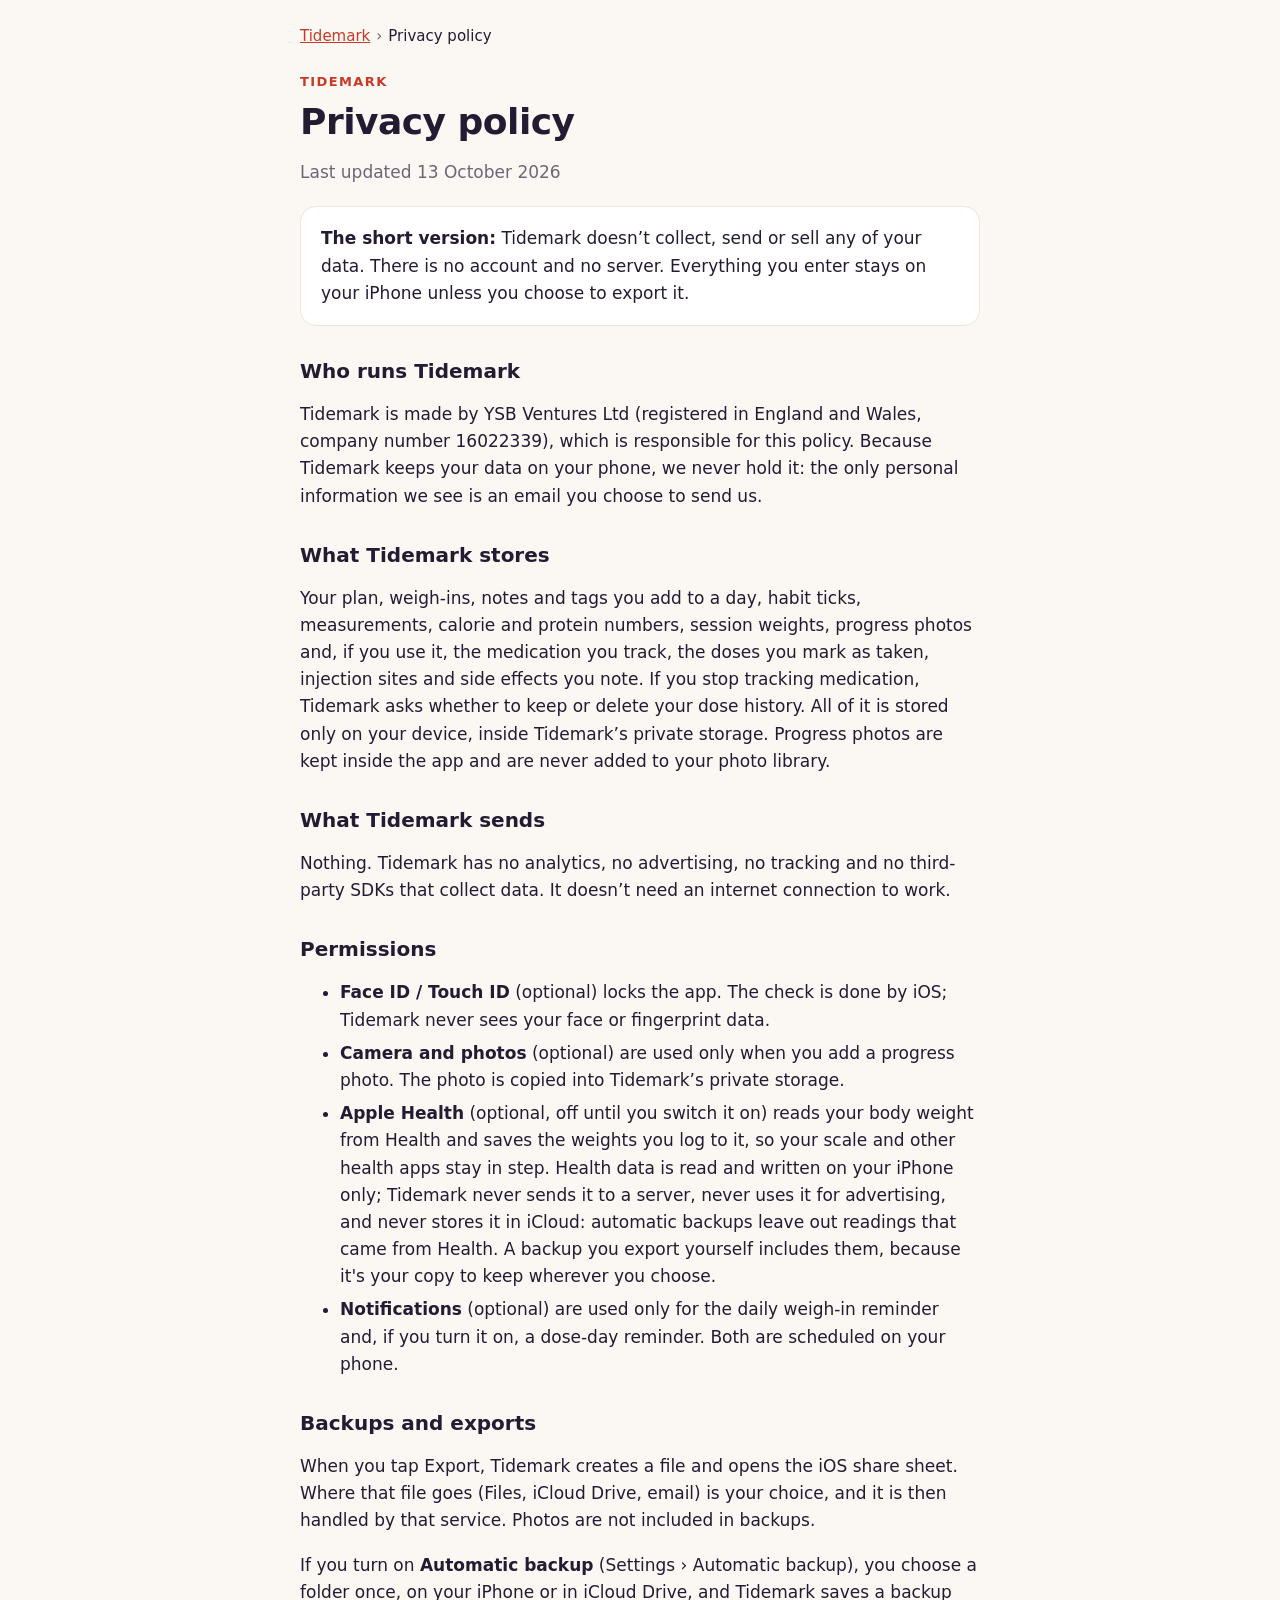
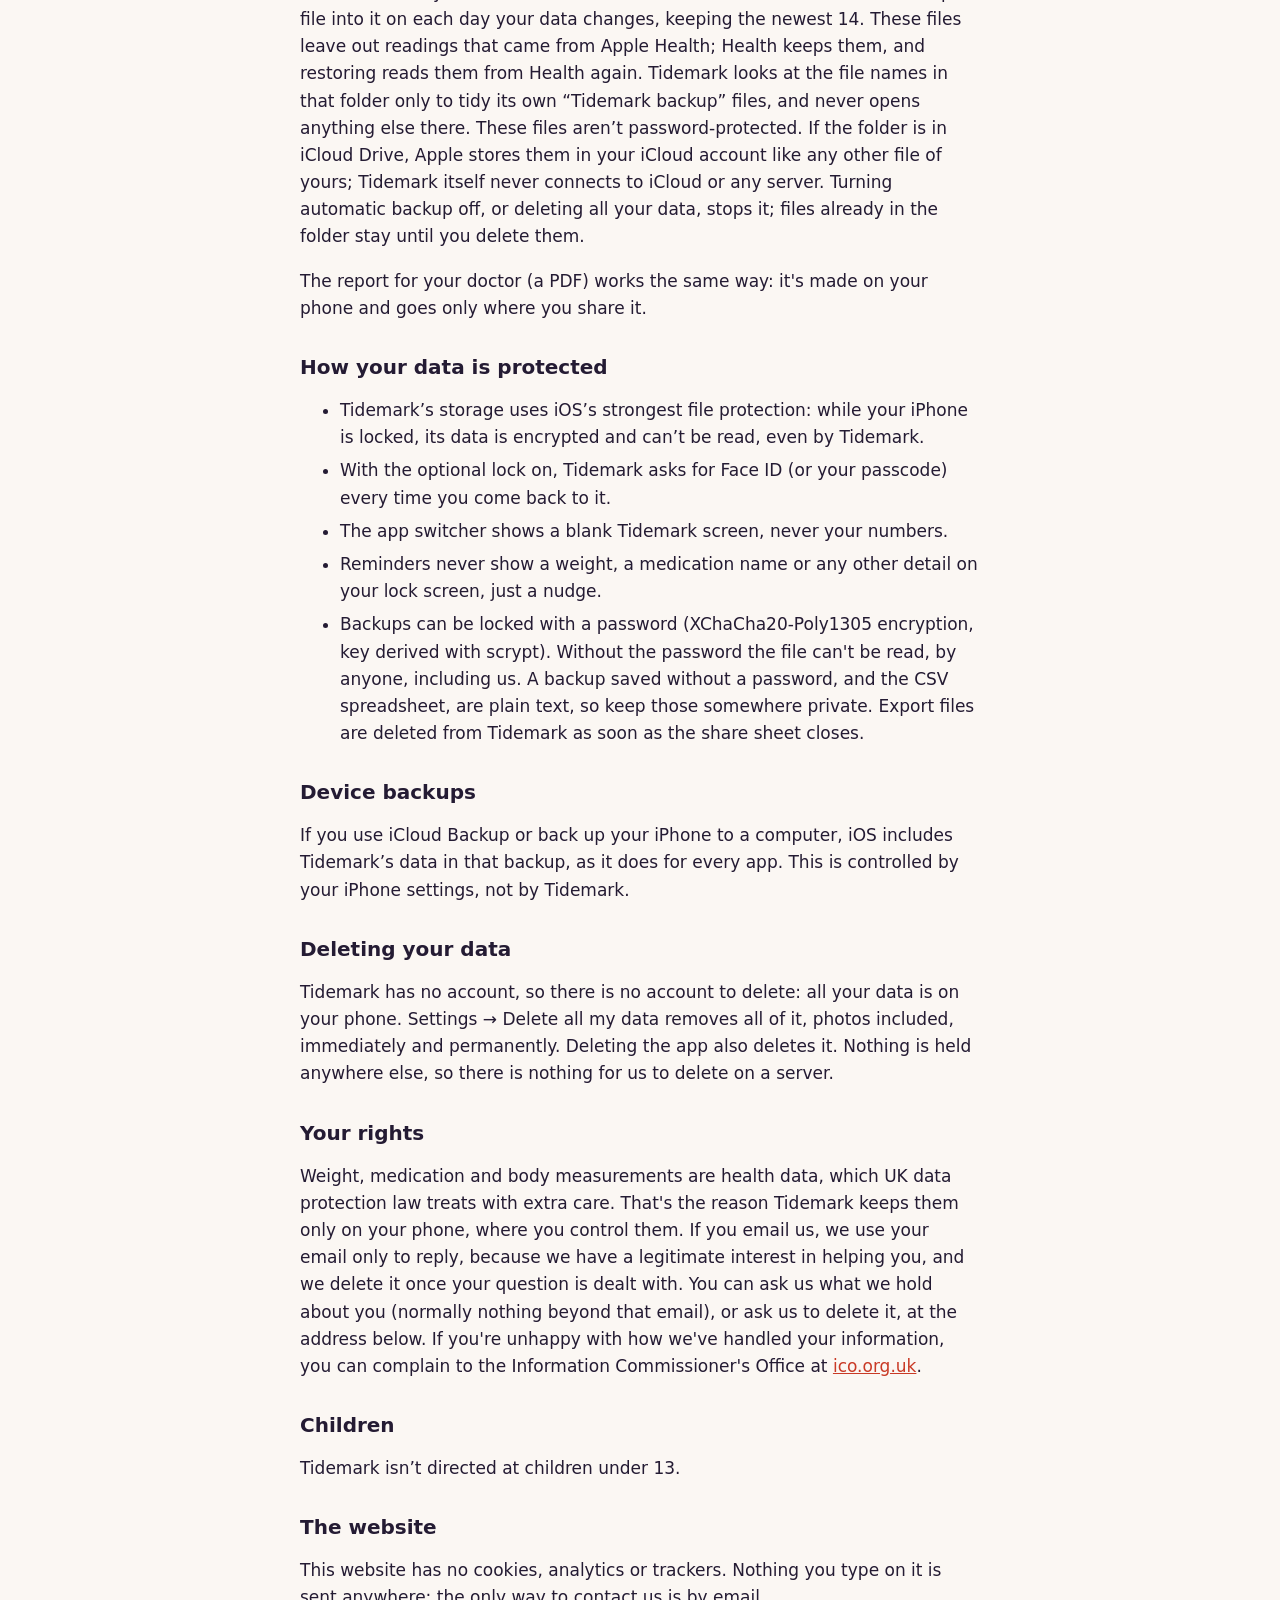
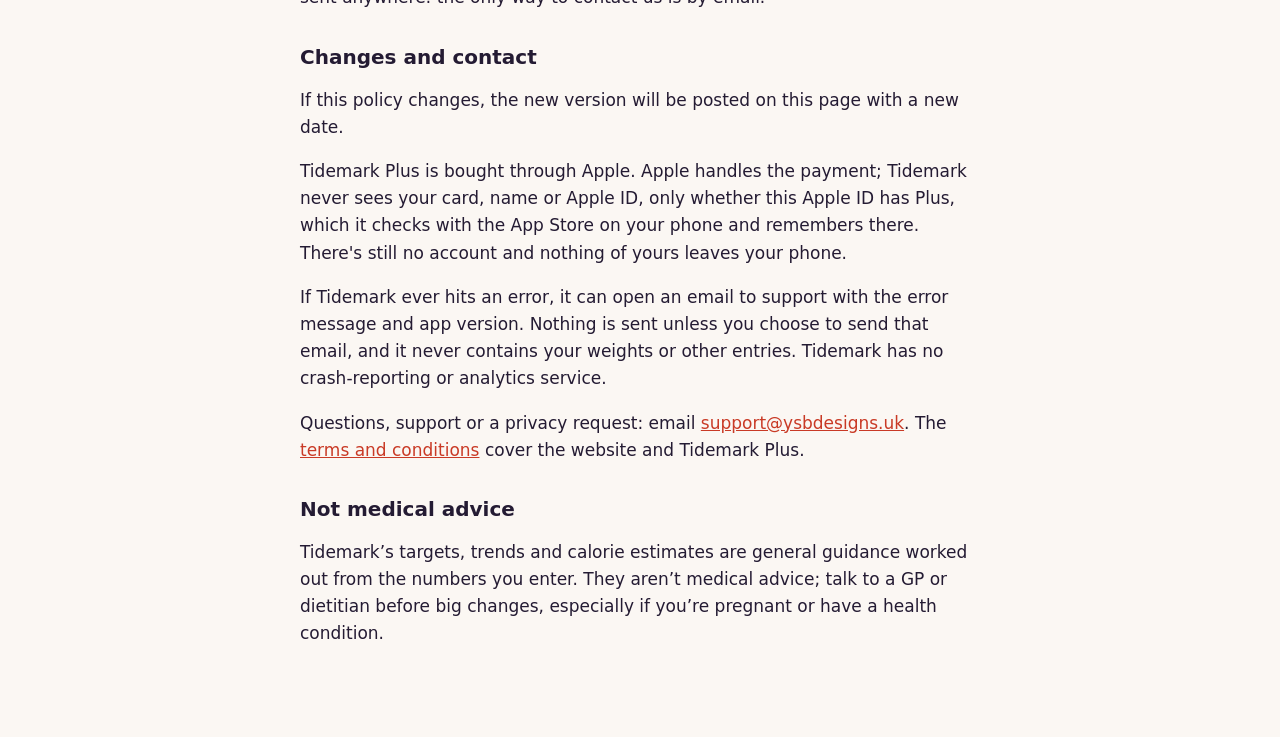
<file: privacy.html>
<!doctype html>
<html lang="en">
<head>
<meta charset="utf-8">
<meta name="viewport" content="width=device-width, initial-scale=1">
<title>Tidemark · Privacy policy</title>
<meta name="color-scheme" content="light dark">
<style>
  /* System fonts only: this page loads nothing from anyone else, so reading it tells no third party you were here */
  :root { --bg: #FBF7F3; --ink: #241B33; --soft: #6E6577; --line: #EFE6DC; --accent: #C93A26; --box: #FFFFFF; }
  @media (prefers-color-scheme: dark) {
    :root { --bg: #121019; --ink: #F2EEF6; --soft: #ADA5B8; --line: #2E2938; --accent: #FF8D7D; --box: #1C1925; }
  }
  body { margin: 0; background: var(--bg); color: var(--ink); font: 17px/1.6 -apple-system, system-ui, 'Segoe UI', sans-serif; }
  main { max-width: 680px; margin: 0 auto; padding: 48px 20px 72px; }
  h1 { font: 700 36px/1.15 -apple-system, system-ui, sans-serif; letter-spacing: -0.5px; margin: 8px 0 4px; }
  h2 { font: 600 20px/1.3 -apple-system, system-ui, sans-serif; margin: 32px 0 6px; }
  .eyebrow { font-weight: 600; font-size: 13px; letter-spacing: 1.4px; text-transform: uppercase; color: var(--accent); }
  .muted { color: var(--soft); }
  .box { background: var(--box); border: 1px solid var(--line); border-radius: 16px; padding: 18px 20px; margin-top: 20px; }
  a { color: var(--accent); }
  li { margin: 6px 0; }
  .crumbs { max-width: 680px; margin: 0 auto; padding: 24px 20px 0; }
  .crumbs ol { list-style: none; display: flex; flex-wrap: wrap; gap: 6px; padding: 0; margin: 0; font-size: 15px; color: var(--soft); }
  .crumbs li { margin: 0; } .crumbs li + li::before { content: "›"; margin-right: 6px; } .crumbs [aria-current] { color: var(--ink); }
  main { padding-top: 24px; }
</style>
</head>
<body>
<!-- Outside <main> on purpose: the website sets only the <main> part into its own privacy section -->
<nav class="crumbs" aria-label="Breadcrumb">
  <ol><li><a href="./">Tidemark</a></li><li><span aria-current="page">Privacy policy</span></li></ol>
</nav>
<main>
  <div class="eyebrow">Tidemark</div>
  <h1>Privacy policy</h1>
  <p class="muted">Last updated 13 October 2026</p>

  <div class="box">
    <strong>The short version:</strong> Tidemark doesn’t collect, send or sell any of your data. There is no account and no server.
    Everything you enter stays on your iPhone unless you choose to export it.
  </div>

  <h2>Who runs Tidemark</h2>
  <p>Tidemark is made by YSB Ventures Ltd (registered in England and Wales, company number 16022339), which is responsible for this policy. Because Tidemark keeps your data on your phone, we never hold it: the only personal information we see is an email you choose to send us.</p>

  <h2>What Tidemark stores</h2>
  <p>Your plan, weigh-ins, notes and tags you add to a day, habit ticks, measurements, calorie and protein numbers, session weights, progress photos and, if you use it, the medication you track, the doses you mark as taken, injection sites and side effects you note. If you stop tracking medication, Tidemark asks whether to keep or delete your dose history. All of it is stored
     only on your device, inside Tidemark’s private storage. Progress photos are kept inside the app and are never added to your photo library.</p>

  <h2>What Tidemark sends</h2>
  <p>Nothing. Tidemark has no analytics, no advertising, no tracking and no third-party SDKs that collect data. It doesn’t need an internet connection to work.</p>

  <h2>Permissions</h2>
  <ul>
    <li><strong>Face ID / Touch ID</strong> (optional) locks the app. The check is done by iOS; Tidemark never sees your face or fingerprint data.</li>
    <li><strong>Camera and photos</strong> (optional) are used only when you add a progress photo. The photo is copied into Tidemark’s private storage.</li>
    <li><strong>Apple Health</strong> (optional, off until you switch it on) reads your body weight from Health and saves the weights you log to it, so your scale and other health apps stay in step. Health data is read and written on your iPhone only; Tidemark never sends it to a server, never uses it for advertising, and never stores it in iCloud: automatic backups leave out readings that came from Health. A backup you export yourself includes them, because it's your copy to keep wherever you choose.</li>
    <li><strong>Notifications</strong> (optional) are used only for the daily weigh-in reminder and, if you turn it on, a dose-day reminder. Both are scheduled on your phone.</li>
  </ul>

  <h2>Backups and exports</h2>
  <p>When you tap Export, Tidemark creates a file and opens the iOS share sheet. Where that file goes (Files, iCloud Drive, email) is your choice,
     and it is then handled by that service. Photos are not included in backups.</p>
  <p>If you turn on <strong>Automatic backup</strong> (Settings › Automatic backup), you choose a folder once, on your iPhone or in iCloud Drive, and Tidemark saves a backup file into it on each day your data changes, keeping the newest 14. These files leave out readings that came from Apple Health; Health keeps them, and restoring reads them from Health again. Tidemark looks at the file names in that folder only to tidy its own “Tidemark backup” files, and never opens anything else there. These files aren’t password-protected. If the folder is in iCloud Drive, Apple stores them in your iCloud account like any other file of yours; Tidemark itself never connects to iCloud or any server. Turning automatic backup off, or deleting all your data, stops it; files already in the folder stay until you delete them.</p>
  <p>The report for your doctor (a PDF) works the same way: it's made on your phone and goes only where you share it.</p>

  <h2>How your data is protected</h2>
  <ul>
    <li>Tidemark’s storage uses iOS’s strongest file protection: while your iPhone is locked, its data is encrypted and can’t be read, even by Tidemark.</li>
    <li>With the optional lock on, Tidemark asks for Face ID (or your passcode) every time you come back to it.</li>
    <li>The app switcher shows a blank Tidemark screen, never your numbers.</li>
    <li>Reminders never show a weight, a medication name or any other detail on your lock screen, just a nudge.</li>
    <li>Backups can be locked with a password (XChaCha20-Poly1305 encryption, key derived with scrypt). Without the password the file can't be read, by anyone, including us. A backup saved without a password, and the CSV spreadsheet, are plain text, so keep those somewhere private. Export files are deleted from Tidemark as soon as the share sheet closes.</li>
  </ul>

  <h2>Device backups</h2>
  <p>If you use iCloud Backup or back up your iPhone to a computer, iOS includes Tidemark’s data in that backup, as it does for every app.
     This is controlled by your iPhone settings, not by Tidemark.</p>

  <h2>Deleting your data</h2>
  <p>Tidemark has no account, so there is no account to delete: all your data is on your phone. Settings → Delete all my data removes all of it, photos included, immediately and permanently. Deleting the app also deletes it. Nothing is held anywhere else, so there is nothing for us to delete on a server.</p>

  <h2>Your rights</h2>
  <p>Weight, medication and body measurements are health data, which UK data protection law treats with extra care. That's the reason Tidemark keeps them only on your phone, where you control them. If you email us, we use your email only to reply, because we have a legitimate interest in helping you, and we delete it once your question is dealt with. You can ask us what we hold about you (normally nothing beyond that email), or ask us to delete it, at the address below. If you're unhappy with how we've handled your information, you can complain to the Information Commissioner's Office at <a href="https://ico.org.uk/make-a-complaint/">ico.org.uk</a>.</p>

  <h2>Children</h2>
  <p>Tidemark isn’t directed at children under 13.</p>

  <h2>The website</h2>
  <p>This website has no cookies, analytics or trackers. Nothing you type on it is sent anywhere: the only way to contact us is by email.</p>

  <h2>Changes and contact</h2>
  <p>If this policy changes, the new version will be posted on this page with a new date.</p>
  <p>Tidemark Plus is bought through Apple. Apple handles the payment; Tidemark never sees your card, name or Apple ID, only whether this Apple ID has Plus, which it checks with the App Store on your phone and remembers there. There's still no account and nothing of yours leaves your phone.</p>
  <p>If Tidemark ever hits an error, it can open an email to support with the error message and app version. Nothing is sent unless you choose to send that email, and it never contains your weights or other entries. Tidemark has no crash-reporting or analytics service.</p>
  <p>Questions, support or a privacy request: email <a href="mailto:support@ysbdesigns.uk">support@ysbdesigns.uk</a>. The <a href="terms.html">terms and conditions</a> cover the website and Tidemark Plus.</p>

  <h2>Not medical advice</h2>
  <p>Tidemark’s targets, trends and calorie estimates are general guidance worked out from the numbers you enter. They aren’t medical advice;
     talk to a GP or dietitian before big changes, especially if you’re pregnant or have a health condition.</p>
</main>
</body>
</html>
</file>
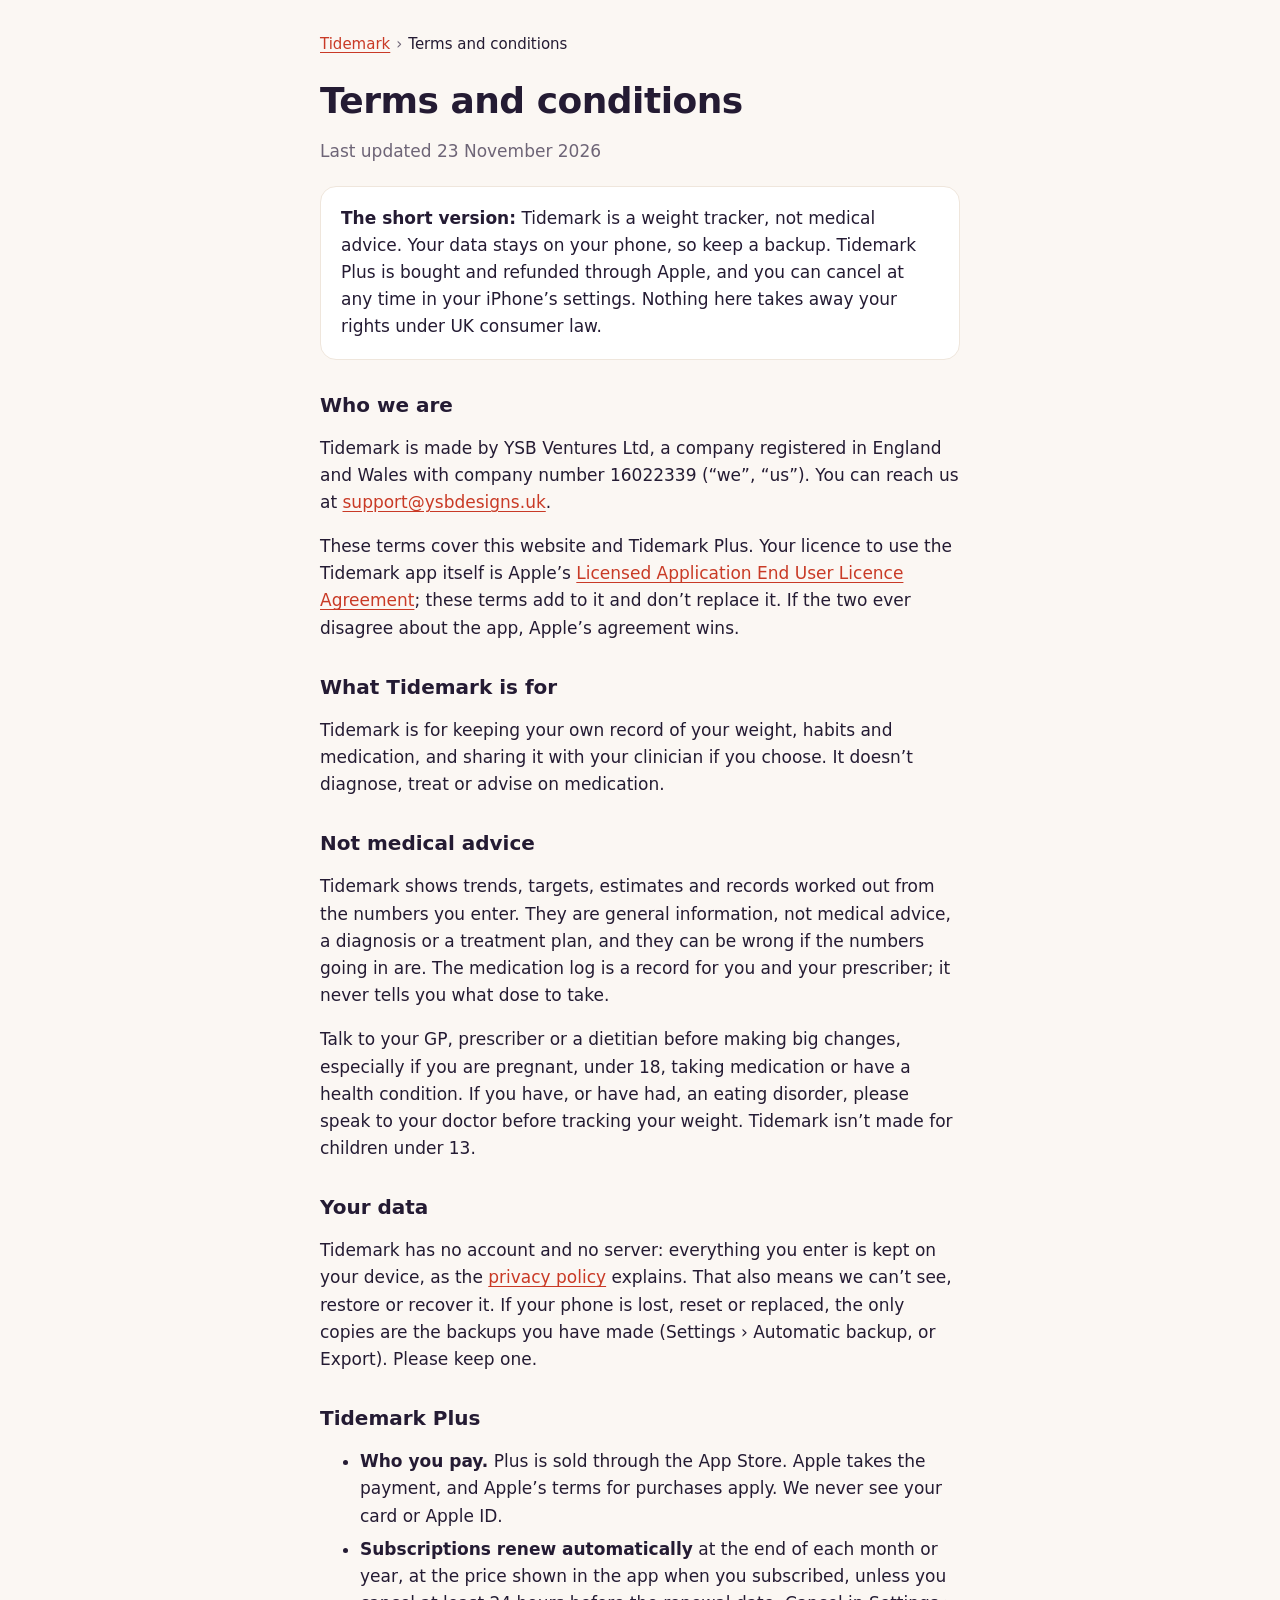
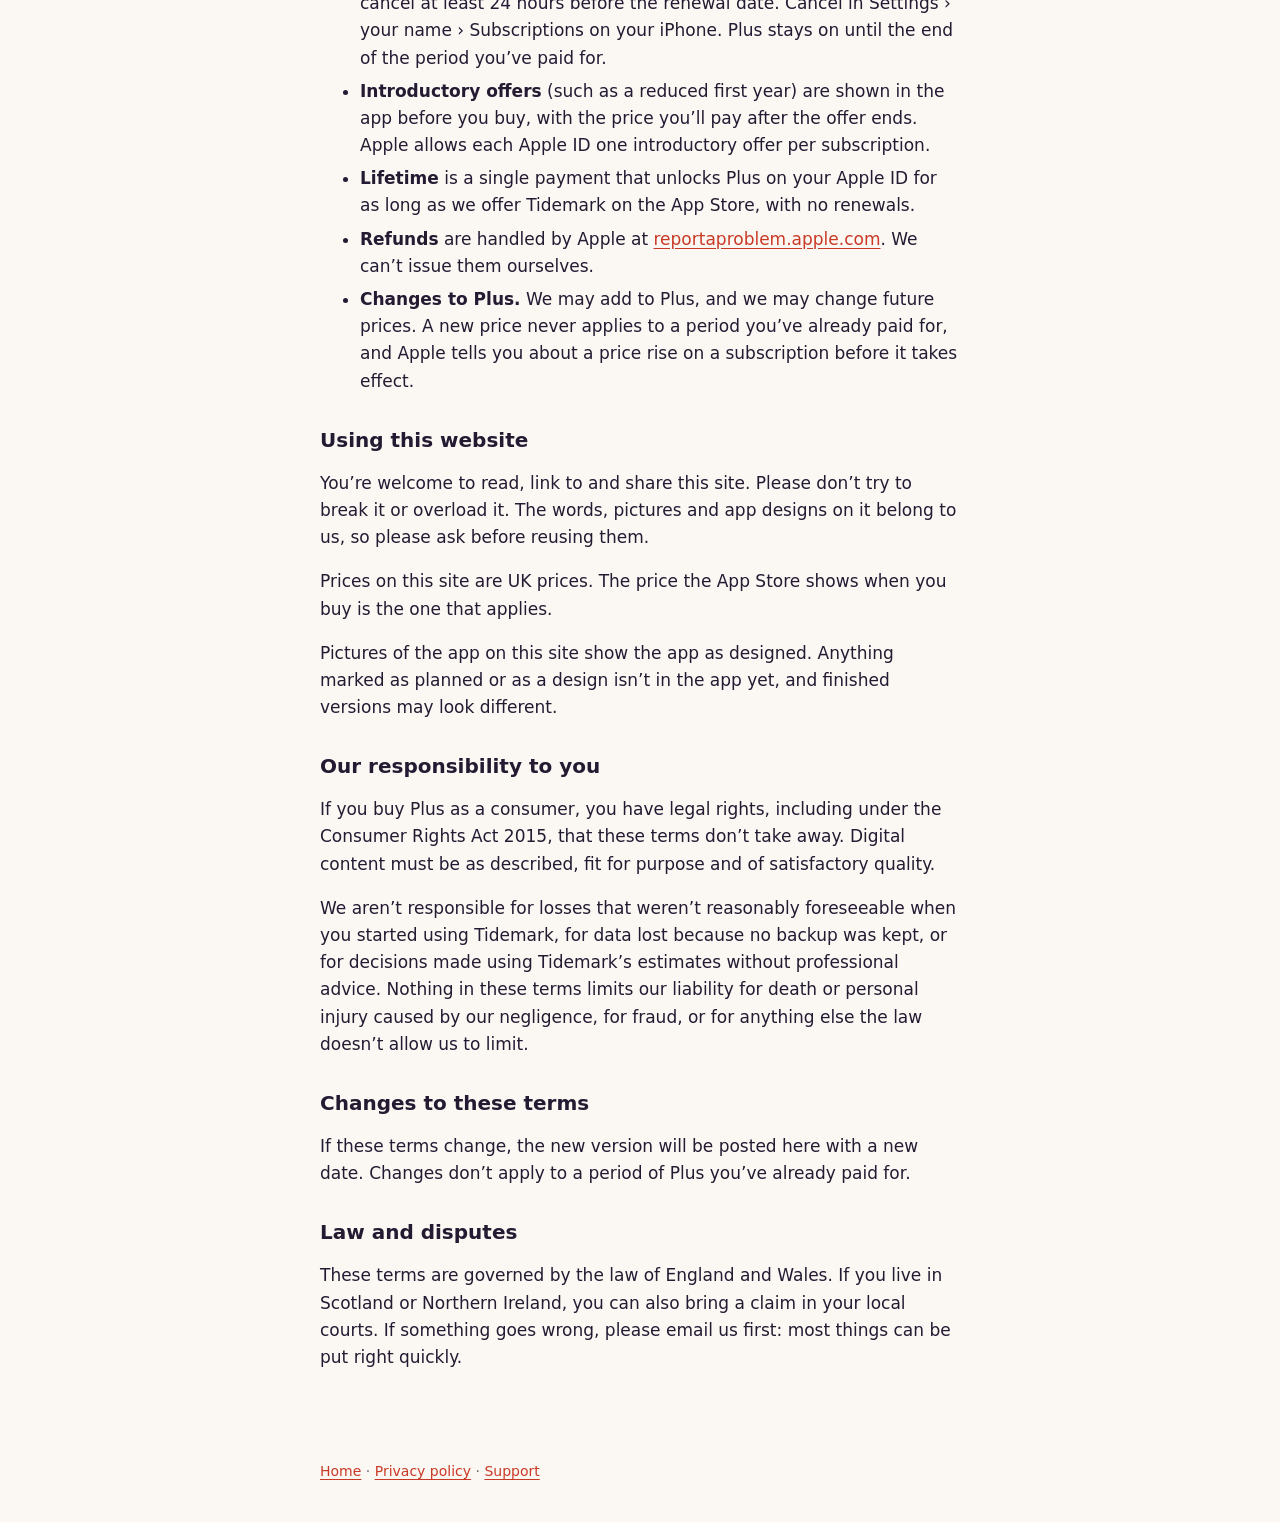
<file: site/terms.html>
<!doctype html>
<html lang="en-GB">
<head>
<meta charset="utf-8">
<meta name="viewport" content="width=device-width, initial-scale=1">
<title>Tidemark · Terms and conditions</title>
<meta name="color-scheme" content="light dark">
<link rel="stylesheet" href="page.css">
</head>
<body>
<main>
  <nav class="crumbs" aria-label="Breadcrumb">
    <ol><li><a href="./">Tidemark</a></li><li><span aria-current="page">Terms and conditions</span></li></ol>
  </nav>
  <h1>Terms and conditions</h1>
  <p class="muted">Last updated 23 November 2026</p>

  <div class="box">
    <strong>The short version:</strong> Tidemark is a weight tracker, not medical advice. Your data stays on your phone,
    so keep a backup. Tidemark Plus is bought and refunded through Apple, and you can cancel at any time in your iPhone’s
    settings. Nothing here takes away your rights under UK consumer law.
  </div>

  <h2>Who we are</h2>
  <p>Tidemark is made by YSB Ventures Ltd, a company registered in England and Wales with company number 16022339
     (“we”, “us”). You can reach us at <a href="mailto:support@ysbdesigns.uk">support@ysbdesigns.uk</a>.</p>
  <p>These terms cover this website and Tidemark Plus. Your licence to use the Tidemark app itself is
     Apple’s <a href="https://www.apple.com/legal/internet-services/itunes/dev/stdeula/">Licensed Application End User
     Licence Agreement</a>; these terms add to it and don’t replace it. If the two ever disagree about the app, Apple’s
     agreement wins.</p>

  <h2>What Tidemark is for</h2>
  <p>Tidemark is for keeping your own record of your weight, habits and medication, and sharing it with your clinician if you choose. It doesn’t diagnose, treat or advise on medication.</p>

  <h2>Not medical advice</h2>
  <p>Tidemark shows trends, targets, estimates and records worked out from the numbers you enter. They are general
     information, not medical advice, a diagnosis or a treatment plan, and they can be wrong if the numbers going in are.
     The medication log is a record for you and your prescriber; it never tells you what dose to take.</p>
  <p>Talk to your GP, prescriber or a dietitian before making big changes, especially if you are pregnant, under 18,
     taking medication or have a health condition. If you have, or have had, an eating disorder, please speak to your
     doctor before tracking your weight. Tidemark isn’t made for children under 13.</p>

  <h2>Your data</h2>
  <p>Tidemark has no account and no server: everything you enter is kept on your device, as the
     <a href="privacy.html">privacy policy</a> explains. That also means we can’t see, restore or recover it. If your
     phone is lost, reset or replaced, the only copies are the backups you have made (Settings › Automatic backup, or
     Export). Please keep one.</p>

  <h2>Tidemark Plus</h2>
  <ul>
    <li><strong>Who you pay.</strong> Plus is sold through the App Store. Apple takes the payment, and Apple’s terms for
      purchases apply. We never see your card or Apple ID.</li>
    <li><strong>Subscriptions renew automatically</strong> at the end of each month or year, at the price shown in the
      app when you subscribed, unless you cancel at least 24 hours before the renewal date. Cancel in Settings › your
      name › Subscriptions on your iPhone. Plus stays on until the end of the period you’ve paid for.</li>
    <li><strong>Introductory offers</strong> (such as a reduced first year) are shown in the app before you buy, with
      the price you’ll pay after the offer ends. Apple allows each Apple ID one introductory offer per subscription.</li>
    <li><strong>Lifetime</strong> is a single payment that unlocks Plus on your Apple ID for as long as we offer
      Tidemark on the App Store, with no renewals.</li>
    <li><strong>Refunds</strong> are handled by Apple at
      <a href="https://reportaproblem.apple.com">reportaproblem.apple.com</a>. We can’t issue them ourselves.</li>
    <li><strong>Changes to Plus.</strong> We may add to Plus, and we may change future prices. A new price never
      applies to a period you’ve already paid for, and Apple tells you about a price rise on a subscription before it
      takes effect.</li>
  </ul>

  <h2>Using this website</h2>
  <p>You’re welcome to read, link to and share this site. Please don’t try to break it or overload it. The words, pictures and app designs on it belong to us, so
     please ask before reusing them.</p>
  <p>Prices on this site are UK prices. The price the App Store shows when you buy is the one that applies.</p>
  <p>Pictures of the app on this site show the app as designed. Anything marked as planned or as a design isn’t in the
     app yet, and finished versions may look different.</p>

  <h2>Our responsibility to you</h2>
  <p>If you buy Plus as a consumer, you have legal rights, including under the Consumer Rights Act 2015, that these
     terms don’t take away. Digital content must be as described, fit for purpose and of satisfactory quality.</p>
  <p>We aren’t responsible for losses that weren’t reasonably foreseeable when you started using Tidemark, for data
     lost because no backup was kept, or for decisions made using Tidemark’s estimates without professional advice.
     Nothing in these terms limits our liability for death or personal injury caused by our negligence, for fraud, or
     for anything else the law doesn’t allow us to limit.</p>

  <h2>Changes to these terms</h2>
  <p>If these terms change, the new version will be posted here with a new date. Changes don’t apply to a period of
     Plus you’ve already paid for.</p>

  <h2>Law and disputes</h2>
  <p>These terms are governed by the law of England and Wales. If you live in Scotland or Northern Ireland, you can
     also bring a claim in your local courts. If something goes wrong, please email us first: most things can be put
     right quickly.</p>
</main>
<footer>
  <a href="./">Home</a> · <a href="privacy.html">Privacy policy</a> · <a href="mailto:support@ysbdesigns.uk">Support</a>
</footer>
</body>
</html>
</file>
<file: site/page.css>
/* Shared by the website's small pages (terms, thanks, not found). Same look as privacy.html, which keeps its own copy
   so it stays one self-contained file. System fonts only: these pages load nothing from anyone else. */
:root { --bg: #FBF7F3; --ink: #241B33; --soft: #6E6577; --line: #EFE6DC; --accent: #C93A26; --box: #FFFFFF; }
@media (prefers-color-scheme: dark) {
  :root { --bg: #121019; --ink: #F2EEF6; --soft: #ADA5B8; --line: #2E2938; --accent: #FF8D7D; --box: #1C1925; }
}
* { box-sizing: border-box; }
body { margin: 0; background: var(--bg); color: var(--ink); font: 17px/1.6 -apple-system, system-ui, 'Segoe UI', sans-serif; }
main { max-width: 680px; margin: 0 auto; padding: 32px 20px 72px; }
h1 { font: 700 36px/1.15 -apple-system, system-ui, sans-serif; letter-spacing: -0.5px; margin: 8px 0 4px; }
h2 { font: 600 20px/1.3 -apple-system, system-ui, sans-serif; margin: 32px 0 6px; }
.muted { color: var(--soft); }
.box { background: var(--box); border: 1px solid var(--line); border-radius: 16px; padding: 18px 20px; margin-top: 20px; }
a { color: var(--accent); text-underline-offset: 3px; }
li { margin: 6px 0; }
:focus-visible { outline: 3px solid var(--accent); outline-offset: 3px; border-radius: 4px; }
.crumbs ol { list-style: none; display: flex; flex-wrap: wrap; gap: 6px; padding: 0; margin: 0 0 24px; font-size: 15px; color: var(--soft); }
.crumbs li { margin: 0; }
.crumbs li + li::before { content: "›"; margin-right: 6px; }
.crumbs [aria-current] { color: var(--ink); }
.btn { display: inline-block; margin-top: 24px; padding: 12px 22px; border-radius: 999px; background: var(--accent); color: #fff;
       font-weight: 600; text-decoration: none; }
@media (prefers-color-scheme: dark) { .btn { color: #1A0E12; } }
footer { max-width: 680px; margin: 0 auto; padding: 0 20px 40px; font-size: 14px; color: var(--soft); }
</file>
